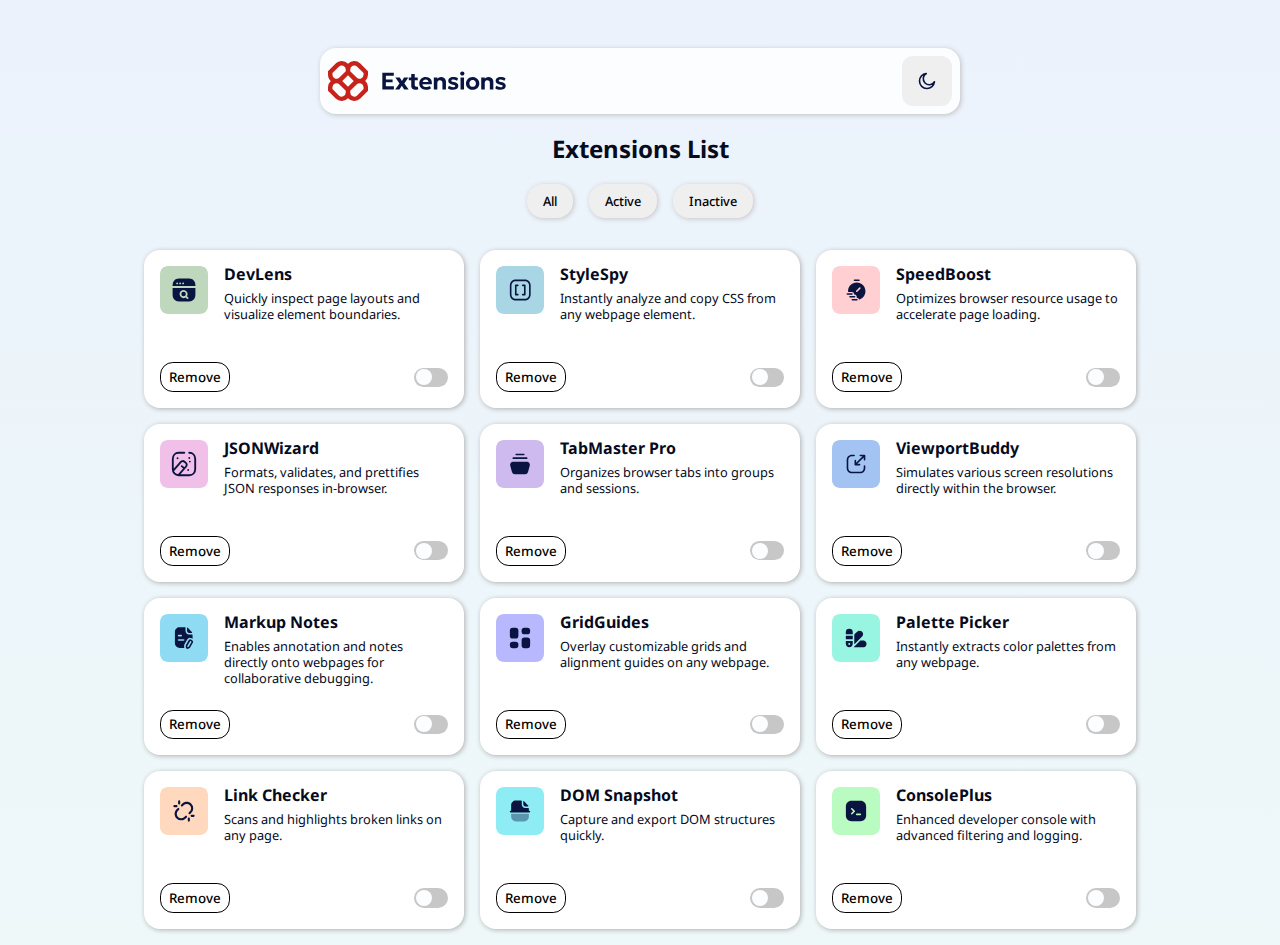
<file: index.html>
<!DOCTYPE html>
<html lang="en">
<head>
  <meta charset="UTF-8">
  <meta name="viewport" content="width=device-width, initial-scale=1.0"> <!-- displays site properly based on user's device -->
  <link rel="icon" type="image/png" sizes="32x32" href="images/favicon-32x32.png">
  <link rel="stylesheet" href="css/style.css">
  <title>Frontend Mentor | Browser extensions manager UI</title>


</head>
<body>
  <header class="header-section">
    <img src="images/logo.svg" alt="Extensions Logo">
    <button class="theme-logo" id="theme-btn" type="button">
      <img src="images/icon-moon.svg" id="theme-img" alt="Moon Logo">
    </button>
  </header>

  <main>
    <div class="main-container">
      <div class="top-extension-section">
        <h1>Extensions List</h1>
        <div class="extensions-btn">
          <button id="btnAll" type="button">All</button>
          <button id="btnActive" type="button">Active</button>
          <button id="btnInactive" type="button">Inactive</button>
        </div>
      </div>

      <div class="main-section-boxes" id="main-sec">


        <div class="container">
          <div class="layout-container">
            <img src="images/logo-devlens.svg" alt="DevLens logo">
            <div class="text">
              <h2>DevLens</h2>
              <p>Quickly inspect page layouts
                and visualize element
                boundaries.
              </p>
            </div>
          </div>

          <div class="remove-slide-btn">
            <button type="button" class="remove-btn">Remove</button>
            <div class="toggle-btn">
              <input type="checkbox" id="toggle1">
              <label for="toggle1" class="button"></label>
            </div>
          </div>
        </div>

        <div class="container">
          <div class="layout-container">
            <img src="images/logo-style-spy.svg" alt="DevLens logo">
            <div class="text">
              <h2>StyleSpy</h2>
              <p>Instantly analyze and copy CSS
                from any webpage element.
              </p>
            </div>
          </div>

          <div class="remove-slide-btn">
            <button type="button" class="remove-btn">Remove</button>
            <div class="toggle-btn">
              <input type="checkbox" id="toggle2">
              <label for="toggle2" class="button"></label>
            </div>
          </div>
        </div>

        <div class="container">
          <div class="layout-container">
            <img src="images/logo-speed-boost.svg" alt="DevLens logo">
            <div class="text">
              <h2>SpeedBoost</h2>
              <p>Optimizes browser resource
                usage to accelerate page
                loading.
              </p>
            </div>
          </div>

          <div class="remove-slide-btn">
            <button type="button" class="remove-btn">Remove</button>
            <div class="toggle-btn">
              <input type="checkbox" id="toggle3">
              <label for="toggle3" class="button"></label>
            </div>
          </div>
        </div>

        <div class="container">
          <div class="layout-container">
            <img src="images/logo-json-wizard.svg" alt="DevLens logo">
            <div class="text">
              <h2>JSONWizard</h2>
              <p>Formats, validates, and prettifies JSON responses in-browser.
              </p>
            </div>
          </div>

          <div class="remove-slide-btn">
            <button type="button" class="remove-btn">Remove</button>
            <div class="toggle-btn">
              <input type="checkbox" id="toggle4">
              <label for="toggle4" class="button"></label>
            </div>
          </div>
        </div>

        <div class="container">
          <div class="layout-container">
            <img src="images/logo-tab-master-pro.svg" alt="DevLens logo">
            <div class="text">
              <h2>TabMaster Pro</h2>
              <p>Organizes browser tabs into groups and sessions.
              </p>
            </div>
          </div>

          <div class="remove-slide-btn">
            <button type="button" class="remove-btn">Remove</button>
            <div class="toggle-btn">
              <input type="checkbox" id="toggle5">
              <label for="toggle5" class="button"></label>
            </div>
          </div>
        </div>

        <div class="container">
          <div class="layout-container">
            <img src="images/logo-viewport-buddy.svg" alt="DevLens logo">
            <div class="text">
              <h2>ViewportBuddy</h2>
              <p>Simulates various screen resolutions directly within the browser.</p>
            </div>
          </div>

          <div class="remove-slide-btn">
            <button type="button" class="remove-btn">Remove</button>
            <div class="toggle-btn">
              <input type="checkbox" id="toggle6">
              <label for="toggle6" class="button"></label>
            </div>
          </div>
        </div>

        <div class="container">
          <div class="layout-container">
            <img src="images/logo-markup-notes.svg" alt="DevLens logo">
            <div class="text">
              <h2>Markup Notes</h2>
              <p>Enables annotation and notes directly onto webpages for collaborative debugging.
              </p>
            </div>
          </div>

          <div class="remove-slide-btn">
            <button type="button" class="remove-btn">Remove</button>
            <div class="toggle-btn">
              <input type="checkbox" id="toggle7">
              <label for="toggle7" class="button"></label>
            </div>
          </div>
        </div>

        <div class="container">
          <div class="layout-container">
            <img src="images/logo-grid-guides.svg" alt="DevLens logo">
            <div class="text">
              <h2>GridGuides</h2>
              <p>Overlay customizable grids and alignment guides on any webpage.
              </p>
            </div>
          </div>

          <div class="remove-slide-btn">
            <button type="button" class="remove-btn">Remove</button>
            <div class="toggle-btn">
              <input type="checkbox" id="toggle8">
              <label for="toggle8" class="button"></label>
            </div>
          </div>
        </div>

        <div class="container">
          <div class="layout-container">
            <img src="images/logo-palette-picker.svg" alt="DevLens logo">
            <div class="text">
              <h2>Palette Picker</h2>
              <p>Instantly extracts color palettes from any webpage.
              </p>
            </div>
          </div>

          <div class="remove-slide-btn">
            <button type="button" class="remove-btn">Remove</button>
            <div class="toggle-btn">
              <input type="checkbox" id="toggle9">
              <label for="toggle9" class="button"></label>
            </div>
          </div>
        </div>

        <div class="container">
          <div class="layout-container">
            <img src="images/logo-link-checker.svg" alt="DevLens logo">
            <div class="text">
              <h2>Link Checker</h2>
              <p>Scans and highlights broken links on any page.
              </p>
            </div>
          </div>

          <div class="remove-slide-btn">
            <button type="button" class="remove-btn">Remove</button>
            <div class="toggle-btn">
              <input type="checkbox" id="toggle10">
              <label for="toggle10" class="button"></label>
            </div>
          </div>
        </div>

        <div class="container">
          <div class="layout-container">
            <img src="images/logo-dom-snapshot.svg" alt="DevLens logo">
            <div class="text">
              <h2>DOM Snapshot</h2>
              <p>Capture and export DOM structures quickly.
              </p>
            </div>
          </div>

          <div class="remove-slide-btn">
            <button type="button" class="remove-btn">Remove</button>
            <div class="toggle-btn">
              <input type="checkbox" id="toggle11">
              <label for="toggle11" class="button"></label>
            </div>
          </div>
        </div>

        <div class="container">
          <div class="layout-container">
            <img src="images/logo-console-plus.svg" alt="DevLens logo">
            <div class="text">
              <h2>ConsolePlus</h2>
              <p>Enhanced developer console with advanced filtering and logging.
              </p>
            </div>
          </div>

         <div class="remove-slide-btn">
            <button type="button" class="remove-btn">Remove</button>
            <div class="toggle-btn">
              <input type="checkbox" id="toggle12">
              <label for="toggle12" class="button"></label>
            </div>
          </div>
        </div>
      </div>
    </div>
  </main>

  <script src="js/index.js"></script>
</body>
</html>
</file>
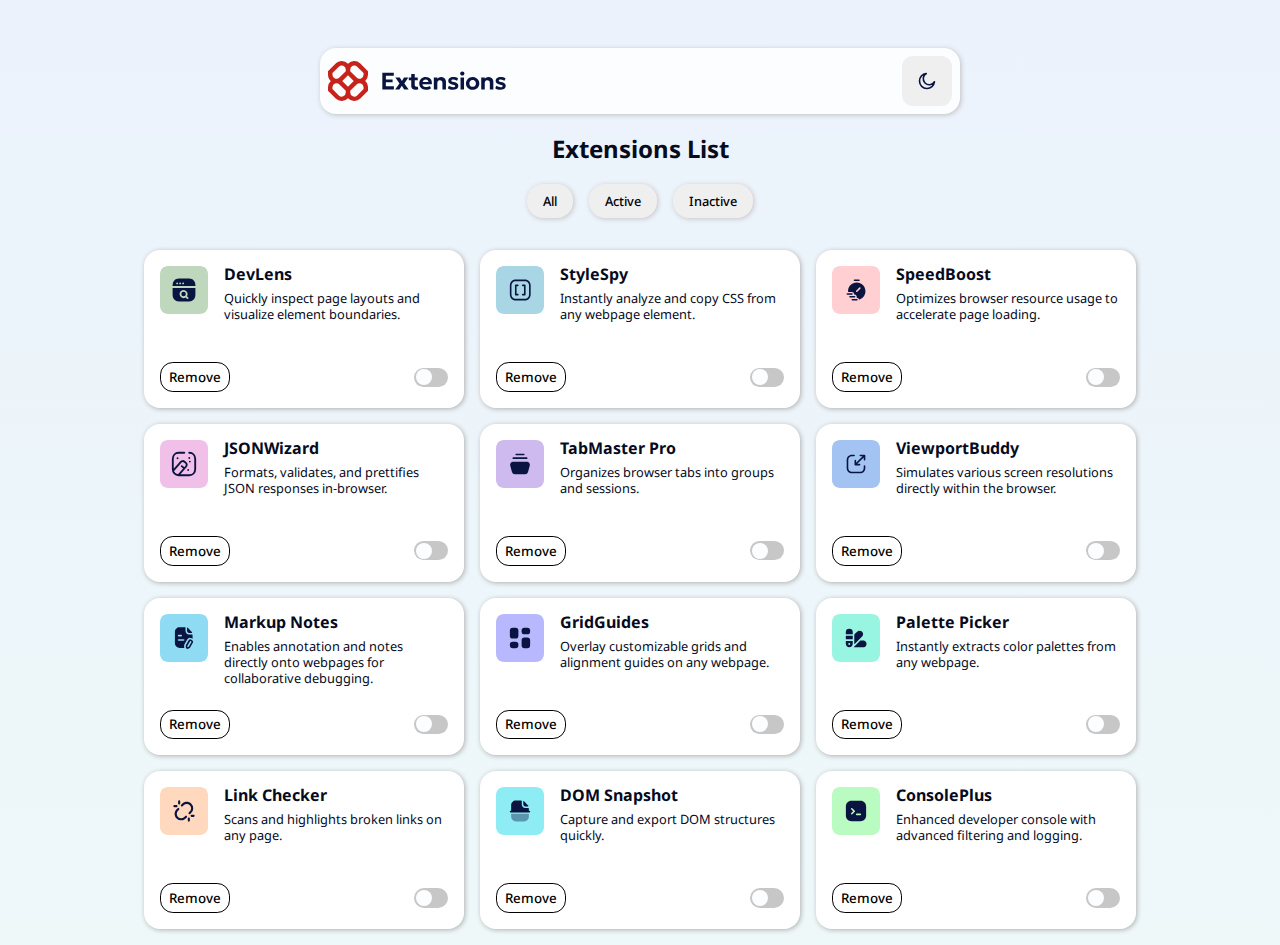
<file: browser-extensions-manager-ui-main/index.html>
<!DOCTYPE html>
<html lang="en">
<head>
  <meta charset="UTF-8">
  <meta name="viewport" content="width=device-width, initial-scale=1.0"> <!-- displays site properly based on user's device -->
  <link rel="icon" type="image/png" sizes="32x32" href="./assets/images/favicon-32x32.png">
  <link rel="stylesheet" href="/documentation/css/style.css">
  <title>Frontend Mentor | Browser extensions manager UI</title>


</head>
<body>
  <header class="header-section">
    <img src="/documentation/images/logo.svg" alt="Extensions Logo">
    <button class="theme-logo" id="theme-btn" type="button">
      <img src="/documentation/images/icon-moon.svg" id="theme-img" alt="Moon Logo">
    </button>
  </header>

  <main>
    <div class="main-container">
      <div class="top-extension-section">
        <h1>Extensions List</h1>
        <div class="extensions-btn">
          <button id="btnAll" type="button">All</button>
          <button id="btnActive" type="button">Active</button>
          <button id="btnInactive" type="button">Inactive</button>
        </div>
      </div>

      <div class="main-section-boxes" id="main-sec">


        <div class="container">
          <div class="layout-container">
            <img src="/documentation/images/logo-devlens.svg" alt="DevLens logo">
            <div class="text">
              <h2>DevLens</h2>
              <p>Quickly inspect page layouts
                and visualize element
                boundaries.
              </p>
            </div>
          </div>

          <div class="remove-slide-btn">
            <button type="button" class="remove-btn">Remove</button>
            <div class="toggle-btn">
              <input type="checkbox" id="toggle1">
              <label for="toggle1" class="button"></label>
            </div>
          </div>
        </div>

        <div class="container">
          <div class="layout-container">
            <img src="/documentation/images/logo-style-spy.svg" alt="DevLens logo">
            <div class="text">
              <h2>StyleSpy</h2>
              <p>Instantly analyze and copy CSS
                from any webpage element.
              </p>
            </div>
          </div>

          <div class="remove-slide-btn">
            <button type="button" class="remove-btn">Remove</button>
            <div class="toggle-btn">
              <input type="checkbox" id="toggle2">
              <label for="toggle2" class="button"></label>
            </div>
          </div>
        </div>

        <div class="container">
          <div class="layout-container">
            <img src="/documentation/images/logo-speed-boost.svg" alt="DevLens logo">
            <div class="text">
              <h2>SpeedBoost</h2>
              <p>Optimizes browser resource
                usage to accelerate page
                loading.
              </p>
            </div>
          </div>

          <div class="remove-slide-btn">
            <button type="button" class="remove-btn">Remove</button>
            <div class="toggle-btn">
              <input type="checkbox" id="toggle3">
              <label for="toggle3" class="button"></label>
            </div>
          </div>
        </div>

        <div class="container">
          <div class="layout-container">
            <img src="/documentation/images/logo-json-wizard.svg" alt="DevLens logo">
            <div class="text">
              <h2>JSONWizard</h2>
              <p>Formats, validates, and prettifies JSON responses in-browser.
              </p>
            </div>
          </div>

          <div class="remove-slide-btn">
            <button type="button" class="remove-btn">Remove</button>
            <div class="toggle-btn">
              <input type="checkbox" id="toggle4">
              <label for="toggle4" class="button"></label>
            </div>
          </div>
        </div>

        <div class="container">
          <div class="layout-container">
            <img src="/documentation/images/logo-tab-master-pro.svg" alt="DevLens logo">
            <div class="text">
              <h2>TabMaster Pro</h2>
              <p>Organizes browser tabs into groups and sessions.
              </p>
            </div>
          </div>

          <div class="remove-slide-btn">
            <button type="button" class="remove-btn">Remove</button>
            <div class="toggle-btn">
              <input type="checkbox" id="toggle5">
              <label for="toggle5" class="button"></label>
            </div>
          </div>
        </div>

        <div class="container">
          <div class="layout-container">
            <img src="/documentation/images/logo-viewport-buddy.svg" alt="DevLens logo">
            <div class="text">
              <h2>ViewportBuddy</h2>
              <p>Simulates various screen resolutions directly within the browser.</p>
            </div>
          </div>

          <div class="remove-slide-btn">
            <button type="button" class="remove-btn">Remove</button>
            <div class="toggle-btn">
              <input type="checkbox" id="toggle6">
              <label for="toggle6" class="button"></label>
            </div>
          </div>
        </div>

        <div class="container">
          <div class="layout-container">
            <img src="/documentation/images/logo-markup-notes.svg" alt="DevLens logo">
            <div class="text">
              <h2>Markup Notes</h2>
              <p>Enables annotation and notes directly onto webpages for collaborative debugging.
              </p>
            </div>
          </div>

          <div class="remove-slide-btn">
            <button type="button" class="remove-btn">Remove</button>
            <div class="toggle-btn">
              <input type="checkbox" id="toggle7">
              <label for="toggle7" class="button"></label>
            </div>
          </div>
        </div>

        <div class="container">
          <div class="layout-container">
            <img src="/documentation/images/logo-grid-guides.svg" alt="DevLens logo">
            <div class="text">
              <h2>GridGuides</h2>
              <p>Overlay customizable grids and alignment guides on any webpage.
              </p>
            </div>
          </div>

          <div class="remove-slide-btn">
            <button type="button" class="remove-btn">Remove</button>
            <div class="toggle-btn">
              <input type="checkbox" id="toggle8">
              <label for="toggle8" class="button"></label>
            </div>
          </div>
        </div>

        <div class="container">
          <div class="layout-container">
            <img src="/documentation/images/logo-palette-picker.svg" alt="DevLens logo">
            <div class="text">
              <h2>Palette Picker</h2>
              <p>Instantly extracts color palettes from any webpage.
              </p>
            </div>
          </div>

          <div class="remove-slide-btn">
            <button type="button" class="remove-btn">Remove</button>
            <div class="toggle-btn">
              <input type="checkbox" id="toggle9">
              <label for="toggle9" class="button"></label>
            </div>
          </div>
        </div>

        <div class="container">
          <div class="layout-container">
            <img src="/documentation/images/logo-link-checker.svg" alt="DevLens logo">
            <div class="text">
              <h2>Link Checker</h2>
              <p>Scans and highlights broken links on any page.
              </p>
            </div>
          </div>

          <div class="remove-slide-btn">
            <button type="button" class="remove-btn">Remove</button>
            <div class="toggle-btn">
              <input type="checkbox" id="toggle10">
              <label for="toggle10" class="button"></label>
            </div>
          </div>
        </div>

        <div class="container">
          <div class="layout-container">
            <img src="/documentation/images/logo-dom-snapshot.svg" alt="DevLens logo">
            <div class="text">
              <h2>DOM Snapshot</h2>
              <p>Capture and export DOM structures quickly.
              </p>
            </div>
          </div>

          <div class="remove-slide-btn">
            <button type="button" class="remove-btn">Remove</button>
            <div class="toggle-btn">
              <input type="checkbox" id="toggle11">
              <label for="toggle11" class="button"></label>
            </div>
          </div>
        </div>

        <div class="container">
          <div class="layout-container">
            <img src="/documentation/images/logo-console-plus.svg" alt="DevLens logo">
            <div class="text">
              <h2>ConsolePlus</h2>
              <p>Enhanced developer console with advanced filtering and logging.
              </p>
            </div>
          </div>

         <div class="remove-slide-btn">
            <button type="button" class="remove-btn">Remove</button>
            <div class="toggle-btn">
              <input type="checkbox" id="toggle12">
              <label for="toggle12" class="button"></label>
            </div>
          </div>
        </div>
      </div>
    </div>
  </main>

  <script src="/documentation/js/index.js"></script>
</body>
</html>
</file>
<file: css/style.css>
@font-face {
    font-family: 'Noto Sans';
    src: url(/documentation/assets/fonts/NotoSans-VariableFont_wdth\,wght.ttf) format('truetype');
}

/* Root Variables */
:root {
  /* Colors - Neutral */
  --neutral-900: hsl(227, 66%, 7%);
  --neutral-800: hsl(226, 25%, 17%);
  --neutral-700: hsl(225, 23%, 24%);
  --neutral-600: hsl(226, 11%, 37%);
  --neutral-300: hsl(0, 0%, 78%);
  --neutral-200: hsl(217, 61%, 90%);
  --neutral-100: hsl(0, 0%, 93%);
  --neutral-0: hsl(200, 60%, 99%);

  /* Colors - Red */
  --red-400: hsl(3, 86%, 64%);
  --red-500: hsl(3, 71%, 56%);
  --red-700: hsl(3, 77%, 44%);

  /* Gradients */
  --gradient-light: linear-gradient(180deg, #EBF2FC 0%, #EEF8F9 100%);
  --gradient-dark: linear-gradient(180deg, #040918 0%, #091540 100%);

  /* Typography */
  --font-family-base: 'Noto Sans', sans-serif;
  --font-size-body: 16px;
  --font-weight-regular: 400;
  --font-weight-medium: 500;
  --font-weight-bold: 700;
}

/* Basic Reset and Body Styling */
* {
  margin: 0;
  padding: 0;
  box-sizing: border-box;
}

html {
  font-size: 100%; /* 16px base */
  scroll-behavior: smooth;
}

body {
  font-family: var(--font-family-base);
  font-size: var(--font-size-body);
  font-weight: var(--font-weight-regular);
  color: var(--neutral-900);
  background: var(--gradient-light);
  line-height: 1.6;
  min-height: 100vh;
  display: flex;
  flex-direction: column;
  align-items: center;
  padding-top: 2rem;
}

/* header section */
.header-section {
    display: flex;
    width: 90%;
    justify-content: space-between;
    background-color: var(--neutral-0);
    margin: 1rem;
    padding: .5rem;
    border-radius: 1rem;
    box-shadow: 1px 1px 5px rgb(193, 191, 191);
    
}

.theme-logo {
    padding: 1rem;
    border-style: none;
    border-radius: .7rem;
}

.theme-logo img {
    display: flex;
    width: 18px;
}

/* main section */
h1 {
    font-size: 1.5rem;
    font-weight: var(--font-weight-bold);
    display: flex;
    justify-content: center;
}

.extensions-btn {
    display: flex;
    justify-content: center;
    gap: 1rem;
}

.top-extension-section {
    display: flex;
    flex-direction: column;
    gap: 1rem;
}

.extensions-btn button {
    padding: .5rem 1rem .5rem 1rem;
    font-family: var(--font-family-base);
    font-size: .8rem;
    font-weight: var(--font-weight-medium);
    border-radius: 1rem;
    box-shadow: 1px 1px 5px rgb(199, 196, 196);
    border-style: none;
}

.main-container {
    display: flex;
    flex-direction: column;
    gap: 1rem;
}

.main-section-boxes {
    margin: 1rem;
    display: flex;
    flex-direction: column;
    gap: 1rem;
}

.container {
    background-color: white;
    padding: 1rem;
    border-radius: 1rem;
    box-shadow: 1px 1px 5px rgb(175, 175, 175);
    max-width: 20rem;
}

.layout-container {
    display: flex;
    align-items: flex-start;
    gap: 1rem;
    height: 6rem;
}

.container img {
    width: 3rem;
}

.container h2 {
    font-size: 1rem;
}

.text {
    display: flex;
    flex-direction: column;
    gap: .5rem;
    font-size: .8rem;
    line-height: 1rem;
    font-family: var(--font-family-base);
}

.remove-slide-btn {
    display: flex;
    justify-content: space-between;
}

.remove-slide-btn button {
    font-family: var(--font-family-base);
    background-color: white;
    border: .1px solid black;
    padding: .3rem .5rem .3rem .5rem;
    border-radius: .8rem;
    font-weight: var(--font-weight-medium);
}

.toggle-btn {
    display: flex;
    align-items: center;
}

.button {
    background-color: var(--neutral-300);
    width: 2.1rem;
    height: 1.2rem;
    border-radius: 200px;
    cursor: pointer;
    position: relative;
    transition: 0.3s;
}

button:active {
    background-color: var(--red-500);
}

.button::before {
    position: absolute;
    content: '';
    background-color: var(--neutral-0);
    width: 1rem;
    height: 1rem;
    border-radius: .5rem;
    margin: 5%;
}

input {
    display: none;
}

input:checked + .button {
    background-color: var(--red-700);
}

input:checked + .button::before {
    transform: translateX(14px);
}

@media (min-width: 375px) {
    .main-section-boxes {
        display: flex;
        flex-direction: column;
    }
}

@media (min-width: 768px) {
    .main-section-boxes {
        display: grid;
        grid-template-columns: repeat(2, 1fr);
    }
    .header-section {
        width: 80%;
    }
}

@media (min-width: 1024px) {
    .main-section-boxes {
        display: grid;
        grid-template-columns: repeat(3, 1fr);
    }
    .header-section {
        width: 50%;
    }
}

/* dark theme */

.dark-theme {
    background: var(--neutral-900);
    color: var(--neutral-0);
}

.dark-theme-sec {
    background-color: var(--neutral-700);
}
</file>
<file: documentation/css/style.css>
@font-face {
    font-family: 'Noto Sans';
    src: url(/documentation/assets/fonts/NotoSans-VariableFont_wdth\,wght.ttf) format('truetype');
}

/* Root Variables */
:root {
  /* Colors - Neutral */
  --neutral-900: hsl(227, 66%, 7%);
  --neutral-800: hsl(226, 25%, 17%);
  --neutral-700: hsl(225, 23%, 24%);
  --neutral-600: hsl(226, 11%, 37%);
  --neutral-300: hsl(0, 0%, 78%);
  --neutral-200: hsl(217, 61%, 90%);
  --neutral-100: hsl(0, 0%, 93%);
  --neutral-0: hsl(200, 60%, 99%);

  /* Colors - Red */
  --red-400: hsl(3, 86%, 64%);
  --red-500: hsl(3, 71%, 56%);
  --red-700: hsl(3, 77%, 44%);

  /* Gradients */
  --gradient-light: linear-gradient(180deg, #EBF2FC 0%, #EEF8F9 100%);
  --gradient-dark: linear-gradient(180deg, #040918 0%, #091540 100%);

  /* Typography */
  --font-family-base: 'Noto Sans', sans-serif;
  --font-size-body: 16px;
  --font-weight-regular: 400;
  --font-weight-medium: 500;
  --font-weight-bold: 700;
}

/* Basic Reset and Body Styling */
* {
  margin: 0;
  padding: 0;
  box-sizing: border-box;
}

html {
  font-size: 100%; /* 16px base */
  scroll-behavior: smooth;
}

body {
  font-family: var(--font-family-base);
  font-size: var(--font-size-body);
  font-weight: var(--font-weight-regular);
  color: var(--neutral-900);
  background: var(--gradient-light);
  line-height: 1.6;
  min-height: 100vh;
  display: flex;
  flex-direction: column;
  align-items: center;
  padding-top: 2rem;
}

/* header section */
.header-section {
    display: flex;
    width: 90%;
    justify-content: space-between;
    background-color: var(--neutral-0);
    margin: 1rem;
    padding: .5rem;
    border-radius: 1rem;
    box-shadow: 1px 1px 5px rgb(193, 191, 191);
    
}

.theme-logo {
    padding: 1rem;
    border-style: none;
    border-radius: .7rem;
}

.theme-logo img {
    display: flex;
    width: 18px;
}

/* main section */
h1 {
    font-size: 1.5rem;
    font-weight: var(--font-weight-bold);
    display: flex;
    justify-content: center;
}

.extensions-btn {
    display: flex;
    justify-content: center;
    gap: 1rem;
}

.top-extension-section {
    display: flex;
    flex-direction: column;
    gap: 1rem;
}

.extensions-btn button {
    padding: .5rem 1rem .5rem 1rem;
    font-family: var(--font-family-base);
    font-size: .8rem;
    font-weight: var(--font-weight-medium);
    border-radius: 1rem;
    box-shadow: 1px 1px 5px rgb(199, 196, 196);
    border-style: none;
}

.main-container {
    display: flex;
    flex-direction: column;
    gap: 1rem;
}

.main-section-boxes {
    margin: 1rem;
    display: flex;
    flex-direction: column;
    gap: 1rem;
}

.container {
    background-color: white;
    padding: 1rem;
    border-radius: 1rem;
    box-shadow: 1px 1px 5px rgb(175, 175, 175);
    max-width: 20rem;
}

.layout-container {
    display: flex;
    align-items: flex-start;
    gap: 1rem;
    height: 6rem;
}

.container img {
    width: 3rem;
}

.container h2 {
    font-size: 1rem;
}

.text {
    display: flex;
    flex-direction: column;
    gap: .5rem;
    font-size: .8rem;
    line-height: 1rem;
    font-family: var(--font-family-base);
}

.remove-slide-btn {
    display: flex;
    justify-content: space-between;
}

.remove-slide-btn button {
    font-family: var(--font-family-base);
    background-color: white;
    border: .1px solid black;
    padding: .3rem .5rem .3rem .5rem;
    border-radius: .8rem;
    font-weight: var(--font-weight-medium);
}

.toggle-btn {
    display: flex;
    align-items: center;
}

.button {
    background-color: var(--neutral-300);
    width: 2.1rem;
    height: 1.2rem;
    border-radius: 200px;
    cursor: pointer;
    position: relative;
    transition: 0.3s;
}

button:active {
    background-color: var(--red-500);
}

.button::before {
    position: absolute;
    content: '';
    background-color: var(--neutral-0);
    width: 1rem;
    height: 1rem;
    border-radius: .5rem;
    margin: 5%;
}

input {
    display: none;
}

input:checked + .button {
    background-color: var(--red-700);
}

input:checked + .button::before {
    transform: translateX(14px);
}

@media (min-width: 375px) {
    .main-section-boxes {
        display: flex;
        flex-direction: column;
    }
}

@media (min-width: 768px) {
    .main-section-boxes {
        display: grid;
        grid-template-columns: repeat(2, 1fr);
    }
    .header-section {
        width: 80%;
    }
}

@media (min-width: 1024px) {
    .main-section-boxes {
        display: grid;
        grid-template-columns: repeat(3, 1fr);
    }
    .header-section {
        width: 50%;
    }
}

/* dark theme */

.dark-theme {
    background: var(--neutral-900);
    color: var(--neutral-0);
}

.dark-theme-sec {
    background-color: var(--neutral-700);
}
</file>
